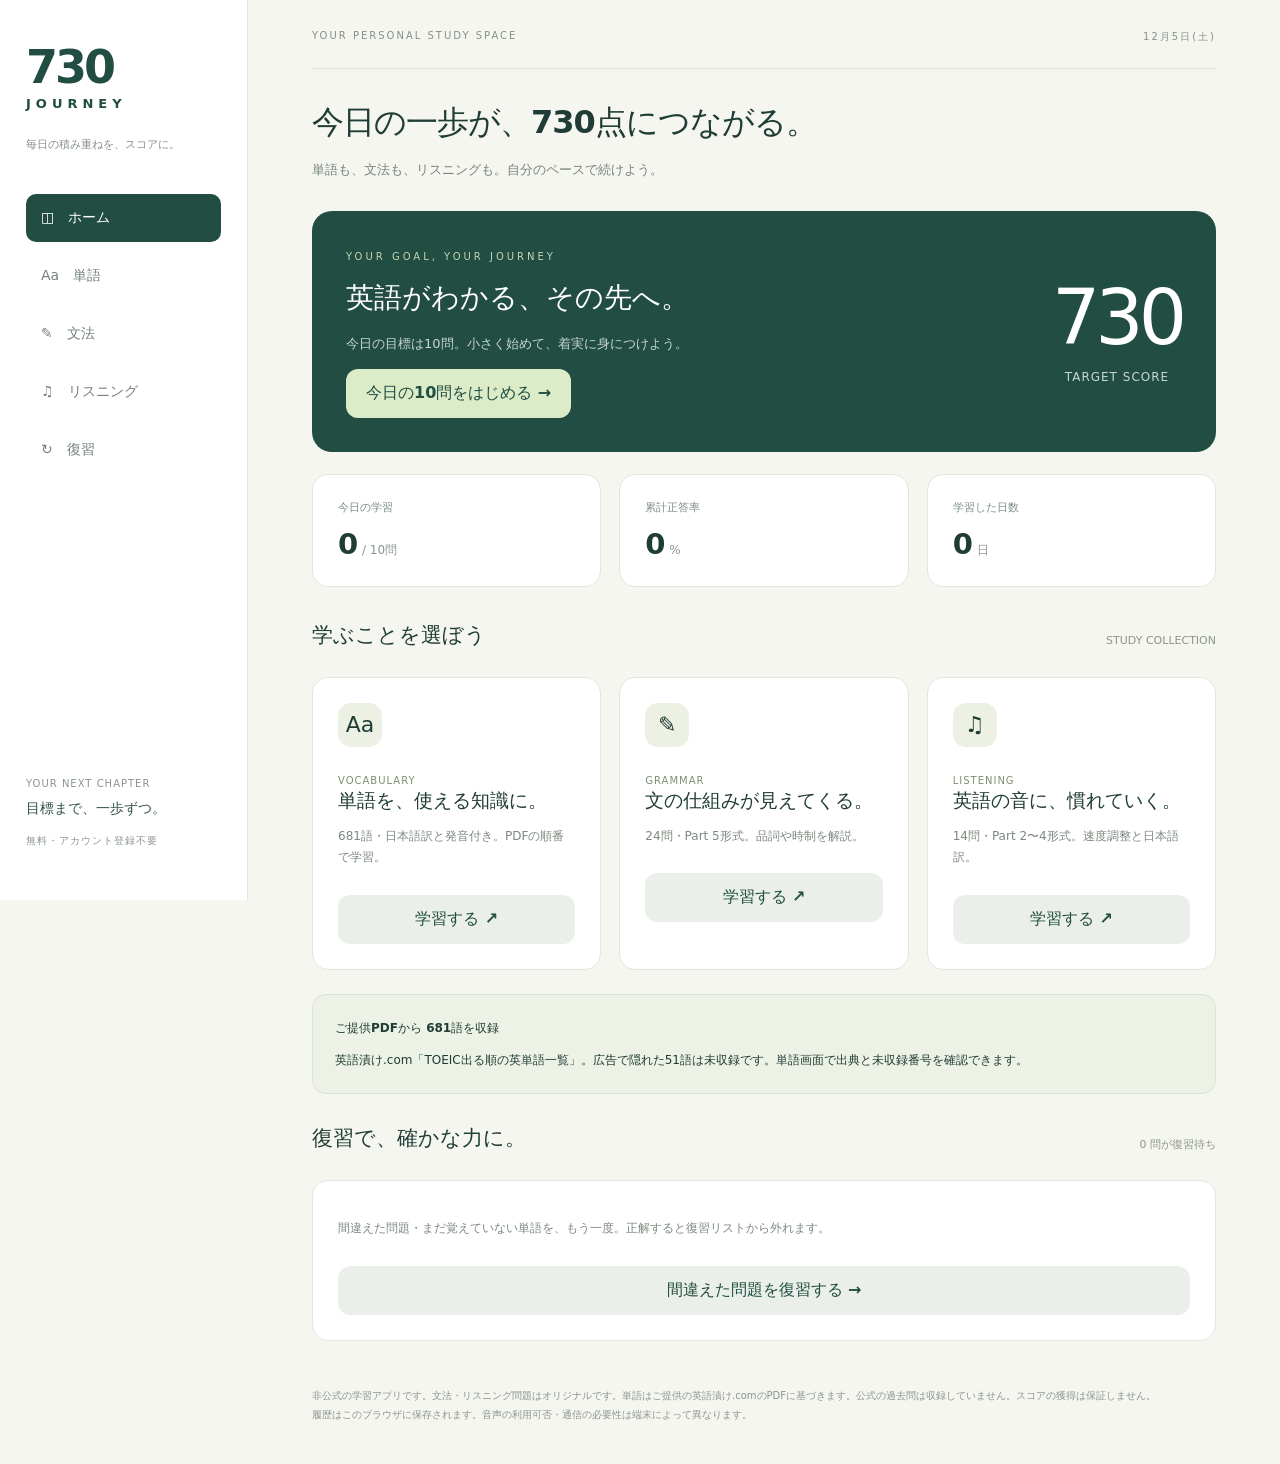
<file: toeic/index.html>
<!doctype html><html lang="ja"><meta charset="utf-8"><meta name="viewport" content="width=device-width,initial-scale=1"><meta name="theme-color" content="#173e37"><title>730 JOURNEY — TOEIC学習</title><link rel="stylesheet" href="style.css"><body><aside><a class="brand" href="#home">730<span>JOURNEY</span></a><p class="muted">毎日の積み重ねを、スコアに。</p><nav id="nav"></nav><div class="aside-note">YOUR NEXT CHAPTER<br><strong>目標まで、一歩ずつ。</strong><p>無料・アカウント登録不要</p></div></aside><main><header><span>YOUR PERSONAL STUDY SPACE</span><span id="today"></span></header><section id="app"></section><footer>非公式の学習アプリです。文法・リスニング問題はオリジナルです。単語はご提供の英語漬け.comのPDFに基づきます。公式の過去問は収録していません。スコアの獲得は保証しません。<br>履歴はこのブラウザに保存されます。音声の利用可否・通信の必要性は端末によって異なります。</footer></main><script src="words.js"></script><script src="data.js"></script><script src="app.js"></script></body></html>
</file>
<file: toeic/style.css>
:root{font-family:Inter,'Noto Sans JP',system-ui,sans-serif;color:#203c36;background:#f5f6f0;font-synthesis:none}*{box-sizing:border-box}body{margin:0}aside{position:fixed;width:248px;height:100vh;background:#fff;padding:40px 26px;border-right:1px solid #e3e7df;display:flex;flex-direction:column}.brand{text-decoration:none;color:#214d42;font-size:46px;font-weight:850;letter-spacing:-3px}.brand span{display:block;font-size:13px;letter-spacing:5px;margin-top:2px}.muted{color:#87918a;font-size:11px;margin:24px 0}nav{display:grid;gap:10px;margin-top:15px}button,a{ -webkit-tap-highlight-color:transparent}button{font:inherit;cursor:pointer;border:0;border-radius:12px;padding:14px 20px;background:#eaf0e9;color:#214d42;font-weight:650}button:hover{filter:brightness(.96)}button:focus-visible,a:focus-visible{outline:3px solid #d78b36;outline-offset:3px}button:disabled{opacity:.55;cursor:default}nav a{display:block;text-decoration:none;color:#74817a;padding:15px;border-radius:10px;font-size:14px}nav a.active{background:#214d42;color:white}.aside-note{margin-top:auto;font-size:10px;letter-spacing:1px;color:#89958d;line-height:2}.aside-note strong{font-size:14px;color:#345347;letter-spacing:0}.aside-note p{font-size:10px}main{margin-left:248px;padding:30px 5%;max-width:1550px}header{display:flex;justify-content:space-between;font-size:10px;letter-spacing:2px;color:#849188;border-bottom:1px solid #dce3d8;padding-bottom:24px}h1{font-size:32px;letter-spacing:-1px;margin:32px 0 10px}h2{font-size:21px;margin:0 0 12px}h3{margin:0 0 12px}p{line-height:1.8}.sub{font-size:13px;color:#75847b;margin-bottom:30px}.hero{border-radius:20px;background:#214d42;color:white;padding:34px;display:flex;justify-content:space-between;gap:24px;align-items:center;position:relative;overflow:hidden}.eyebrow{font-size:10px;letter-spacing:3px;color:#c3d6b5}.hero h2{font-size:28px;margin:15px 0}.hero p{font-size:13px;color:#c7d7cf}.primary{background:#214d42;color:white}.hero button{background:#dcebc8}.score{font-size:76px;letter-spacing:-5px;line-height:1}.score small{font-size:12px;letter-spacing:1px;display:block;text-align:center;margin-top:15px;color:#c7d7cf}.stats{display:grid;grid-template-columns:repeat(3,1fr);gap:18px;margin:22px 0 34px}.stat,.card{background:white;border:1px solid #e2e7dd;border-radius:16px;padding:25px}.stat label{font-size:11px;color:#7d8d81;display:block}.stat strong{font-size:29px;display:block;margin-top:12px}.stat small{font-size:12px;font-weight:400;color:#8a978d}.grid{display:grid;grid-template-columns:repeat(3,1fr);gap:18px}.card p{font-size:12px;color:#7d897f}.icon{width:44px;height:44px;background:#edf1e4;display:grid;place-items:center;border-radius:13px;font-size:22px;margin-bottom:22px}.card button{width:100%;margin-top:14px}.tag{font-size:10px;color:#7f8f71;letter-spacing:1px}.section-title{display:flex;justify-content:space-between;align-items:center;margin:30px 0 16px}.section-title span{font-size:11px;color:#8b978d}.study{max-width:820px;margin:25px auto}.study-card{background:white;border:1px solid #dfe5da;padding:36px;border-radius:20px;min-height:280px}.word{text-align:center;font-size:44px;letter-spacing:-1px;margin:28px 0 12px}.pron{text-align:center;color:#83917f}.answer{margin-top:24px;padding:20px;background:#f0f4e9;border-radius:12px;line-height:1.9}.actions{display:flex;flex-wrap:wrap;gap:12px;margin-top:22px}.options{display:grid;gap:12px;margin-top:28px}.option{text-align:left;background:#f7f8f3;border:1px solid #e0e6da;font-weight:400}.option.correct{background:#deedd9;border-color:#6c9564}.option.wrong{background:#f7e4df;border-color:#cb8a7b}.question{font-size:19px;line-height:1.9}.progress{height:5px;background:#e0e6da;border-radius:9px;margin:18px 0 28px;overflow:hidden}.progress i{display:block;background:#7d9b64;height:100%}.empty{text-align:center;padding:45px}.badge{display:inline-block;border-radius:20px;background:#e8efdf;padding:7px 13px;font-size:11px}.settings{display:flex;gap:15px;align-items:center;flex-wrap:wrap;font-size:12px;margin:18px 0}select{padding:8px;border:1px solid #dce4d5;border-radius:8px;background:white;color:#214d42}.notice{font-size:12px;color:#7d897f;line-height:1.8}footer{font-size:10px;line-height:1.9;color:#8a958e;margin:45px 0 10px}.list{display:grid;gap:10px}.list button{text-align:left}.day{color:#a8b39f;font-size:12px}audio{width:100%}@media(max-width:950px){aside{width:190px;padding:28px 18px}main{margin-left:190px;padding:25px}.grid{grid-template-columns:1fr}.card{padding:20px}.icon{float:left;margin-right:18px}.card button{width:auto}.score{font-size:60px}.hero{padding:24px}}@media(max-width:620px){aside{position:static;width:100%;height:auto;padding:18px 20px}.brand{font-size:28px;letter-spacing:-1px}.brand span{display:inline;font-size:10px;letter-spacing:2px;margin-left:10px}.muted,.aside-note{display:none}nav{display:flex;gap:3px;overflow:auto;margin-top:16px}nav a{white-space:nowrap;padding:11px;font-size:12px}main{margin:0;padding:20px}header{font-size:8px;letter-spacing:1px}h1{font-size:26px;margin-top:25px}.hero h2{font-size:21px}.hero{gap:12px}.score{font-size:46px}.stats{gap:8px}.stat{padding:15px 10px}.stat strong{font-size:24px}.stat label{font-size:10px}.study-card{padding:24px}.word{font-size:36px}.question{font-size:17px}}
aside{top:0;left:0}
.source-rank{text-align:center;font-size:12px;color:#76836c}.source-note{padding:22px;border:1px solid #dae2d3;background:#edf2e6;border-radius:14px;margin-top:24px;font-size:12px;line-height:1.9}.source-note p{margin:10px 0 0}.source-note a{color:#214d42}.source-note summary{cursor:pointer;font-weight:650}.lesson-grid{display:grid;grid-template-columns:repeat(3,1fr);gap:14px}.lesson-grid button{text-align:left;background:white;border:1px solid #dfe5da;padding:22px}.lesson-grid span,.lesson-grid small{display:block;margin-top:10px;font-size:12px}.lesson-grid small{color:#7b8871}@media(max-width:620px){.lesson-grid{grid-template-columns:repeat(2,1fr)}.lesson-grid button{padding:16px}.source-note{overflow-wrap:anywhere}}
</file>
